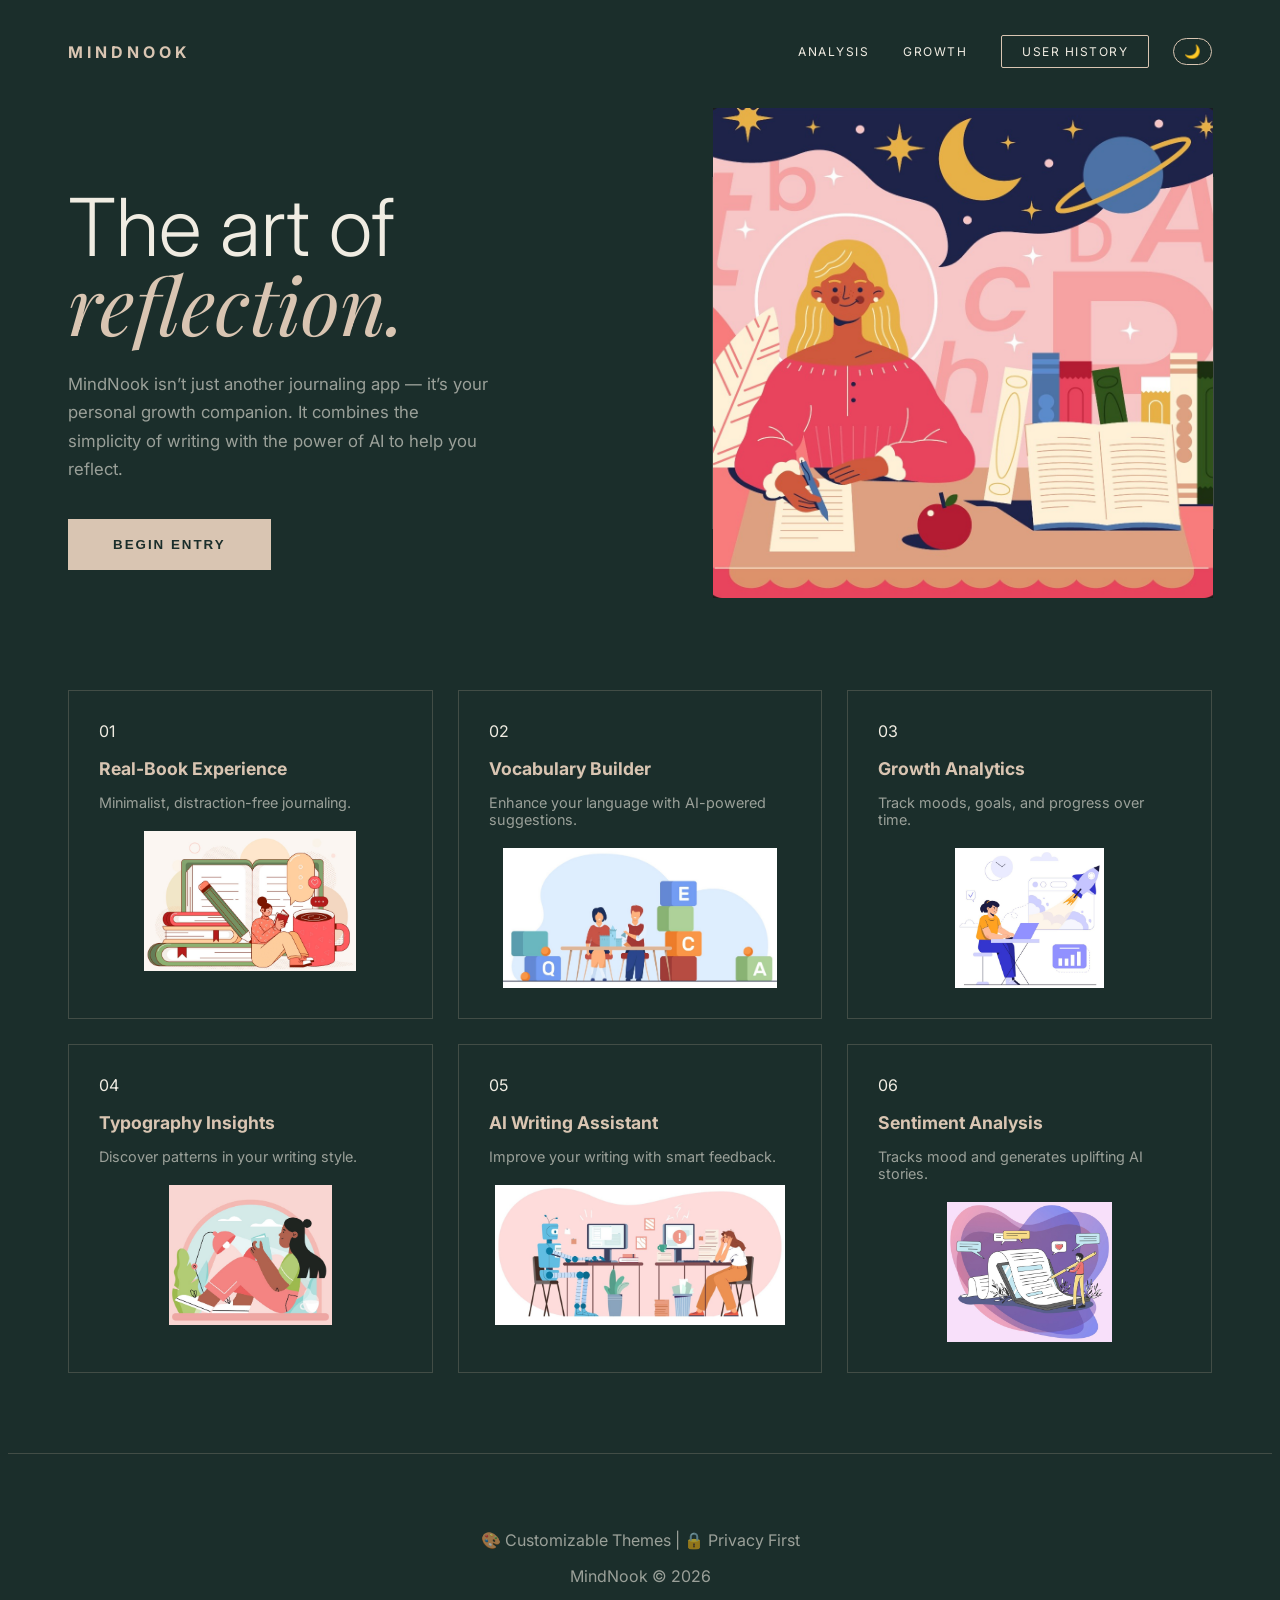
<file: Frontend/index.html>
<!DOCTYPE html>
<html lang="en">

<head>
    <meta charset="UTF-8">
    <meta name="viewport" content="width=device-width, initial-scale=1.0">
    <title>MindNook</title>
    <link rel="icon" type="image/x-icon" href="./images/mindnook-logo.ico">   
    <link
        href="https://fonts.googleapis.com/css2?family=Inter:wght@300;400;700&family=Playfair+Display:ital@0;1&display=swap"
        rel="stylesheet">
    <link rel="stylesheet" href="style.css">
</head>

<body class="home-wrapper dark">

    <nav class="nav-minimal">
        <div class="nav-logo-text">MINDNOOK</div>
        <div class="nav-menu">
            <a href="sentiment.html">ANALYSIS</a>
            <a href="vocab.html">GROWTH</a>
            <a href="history.html" class="nav-button-outline">USER HISTORY</a>
            <button class="theme-toggle-btn" id="theme-toggle">🌙</button>
        </div>
    </nav>

    <header class="hero-editorial">
        <div class="hero-content">
            <h1 class="hero-title">
                The art of <br />
                <span class="serif-italic">reflection.</span>
            </h1>
            <p class="hero-subtitle">
                MindNook isn’t just another journaling app — it’s your personal growth companion.
                It combines the simplicity of writing with the power of AI to help you reflect.
            </p>
            <a href="canvas.html">
                <button class="btn-champagne">Begin Entry</button>
            </a>
        </div>

        <div class="hero-asset-container">
            <div class="asset-frame">
                <img src="images/mindnook.jpeg" alt="Main" class="hero-image">
            </div>
        </div>
    </header>

    <section class="feature-grid-modern">
        <div class="feature-row" id="feature-container">
        </div>
    </section>

    <footer class="footer-elegant">
        <p>🎨 Customizable Themes | 🔒 Privacy First</p>
        <p class="footer-credits">MindNook © 2026 </p>
    </footer>

    <script src="app.js"></script>
</body>

</html>
</file>
<file: Frontend/style.css>
:root {
    --bg-deep: #1b2e2b;
    --accent-gold: #d9c5b2;
    --text-primary: #f0ece2;
    --text-dim: rgba(240, 236, 226, 0.6);
    --glass-border: rgba(217, 197, 178, 0.2);
  }
  
  .home-wrapper.light {
    --bg-deep: #fff4f4;
    --accent-gold: #b385b2;
    --text-primary: #2d3436;
    --text-dim: #636e72;
    --glass-border: rgba(0, 0, 0, 0.1);
  }
  
  .home-wrapper {
    background-color: var(--bg-deep);
    color: var(--text-primary);
    min-height: 100vh;
    font-family: 'Inter', sans-serif;
    overflow-x: hidden;
    transition: background-color 0.4s ease, color 0.4s ease;
  }

  .nav-minimal { display: flex; justify-content: space-between; padding: 30px 60px; align-items: center; max-width: 1200px; margin: 0 auto; }
  .nav-logo-text { font-weight: 700; letter-spacing: 4px; color: var(--accent-gold); }
  .nav-menu a { margin-left: 30px; text-decoration: none; color: var(--text-primary); font-size: 0.75rem; letter-spacing: 1.5px; }
  .nav-button-outline { border: 1px solid var(--accent-gold); padding: 8px 20px; border-radius: 2px; }
  .theme-toggle-btn { background: none; border: 1px solid var(--accent-gold); cursor: pointer; padding: 5px 10px; margin-left: 20px; color: var(--text-primary); border-radius: 20px; transition: 0.3s; }
  .hero-editorial { display: grid; grid-template-columns: 1fr 500px; padding: 40px 60px; align-items: center; gap: 80px; max-width: 1200px; margin: 0 auto; }
  .hero-title { font-size: 5rem; line-height: 0.95; font-weight: 300; margin-bottom: 25px; }
  .serif-italic { font-family: 'Playfair Display', serif; font-style: italic; color: var(--accent-gold); }
  .hero-subtitle { max-width: 420px; color: var(--text-dim); line-height: 1.7; margin-bottom: 35px; font-size: 1.05rem; }
  .btn-champagne { background: var(--accent-gold); color: var(--bg-deep); border: none; padding: 18px 45px; font-weight: 700; text-transform: uppercase; letter-spacing: 2px; cursor: pointer; }
  .hero-asset-container { width: 500px; height: 350px; }
  .asset-frame { width: 100%; height: 100%; display: flex; align-items: center; justify-content: center; background: rgba(0,0,0,0.05); border: 1px solid var(--glass-border); }
  .hero-image { width: 120%; height: 140%; object-fit: fill; }
  .feature-grid-modern { padding: 80px 60px; max-width: 1200px; margin: 0 auto; }
  .feature-row { display: grid; grid-template-columns: repeat(3, 1fr); gap: 25px; }
  .feature-card-new { border: 1px solid var(--glass-border); padding: 30px; }
  .feature-card-new h3 { font-size: 1.1rem; margin-bottom: 10px; color: var(--accent-gold); }
  .feature-card-new p { font-size: 0.9rem; color: var(--text-dim); }
  .asset-mini-placeholder { height: 140px; margin-top: 20px; display: flex; align-items: center; justify-content: center; }
  .feature-image { width: 100%; height: 100%; object-fit: contain; }
  .footer-elegant { text-align: center; padding: 60px; border-top: 1px solid var(--glass-border); color: var(--text-dim); }

  @media (max-width: 768px) {

    .nav-minimal {
      padding: 20px 22px;
      flex-wrap: wrap;
      gap: 12px;
    }
  
    .nav-menu {
      display: flex;
      flex-wrap: wrap;
      gap: 8px;
      align-items: center;
    }
  
    .nav-menu a {
      margin-left: 0;
      font-size: 0.7rem;
    }
  
    .hero-editorial {
      grid-template-columns: 1fr;
      padding: 30px 22px;
      gap: 30px;
    }
  
    .hero-title {
      font-size: 2.8rem;
    }
  
    .hero-asset-container {
      width: 100%;
      height: 220px;
    }
  
    .hero-image {
      width: 100%;
      height: 100%;
      object-fit: cover;
    }
  
    .hero-subtitle {
      font-size: 0.95rem;
      max-width: 100%;
    }
  
    .btn-champagne {
      padding: 14px 30px;
      font-size: 0.85rem;
    }
  
    .feature-grid-modern {
      padding: 40px 22px;
    }
  
    .feature-row {
      grid-template-columns: 1fr;
      gap: 16px;
    }
  
    .feature-card-new {
      padding: 22px;
    }
  
    .asset-mini-placeholder {
      height: 120px;
    }
  
    .footer-elegant {
      padding: 36px 22px;
      font-size: 0.85rem;
    }
  }
  
  @media (max-width: 380px) {
    .hero-title { font-size: 2.2rem; }
    .nav-logo-text { font-size: 0.9rem; }
  }
</file>
